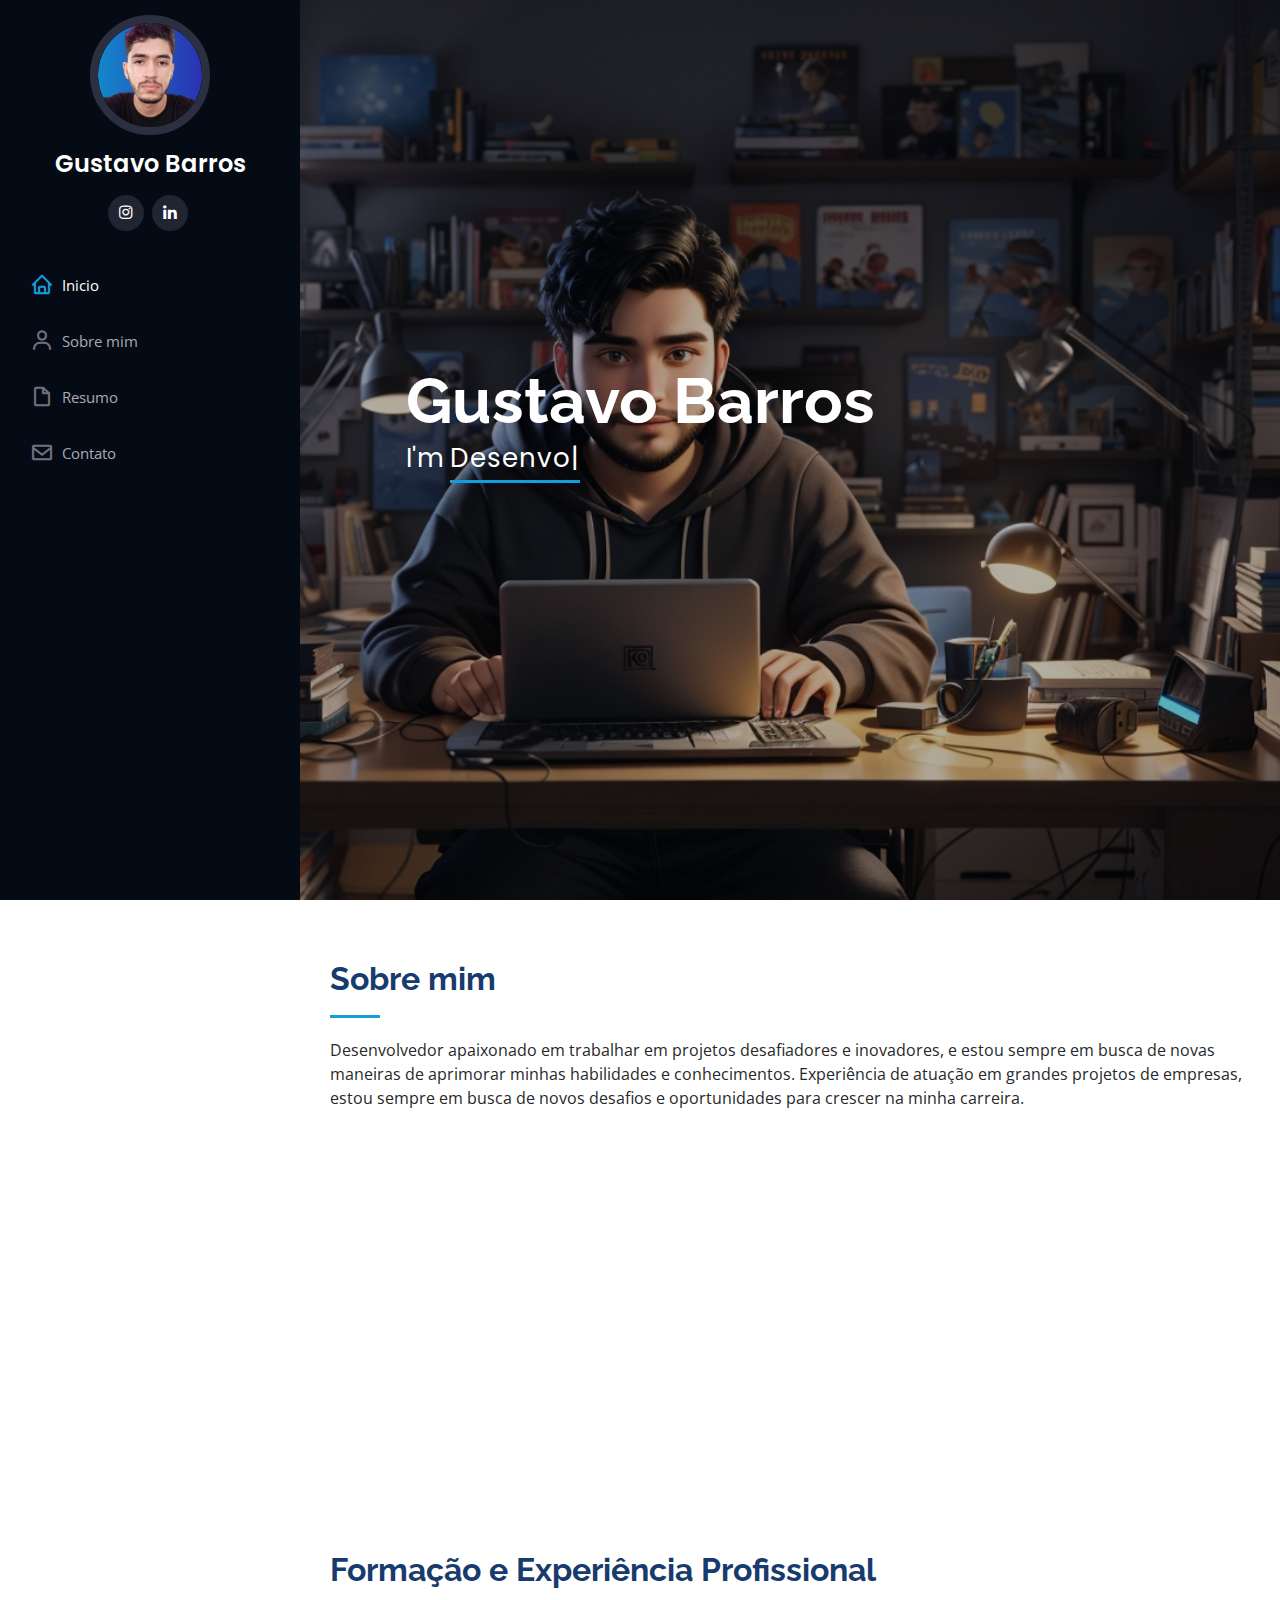
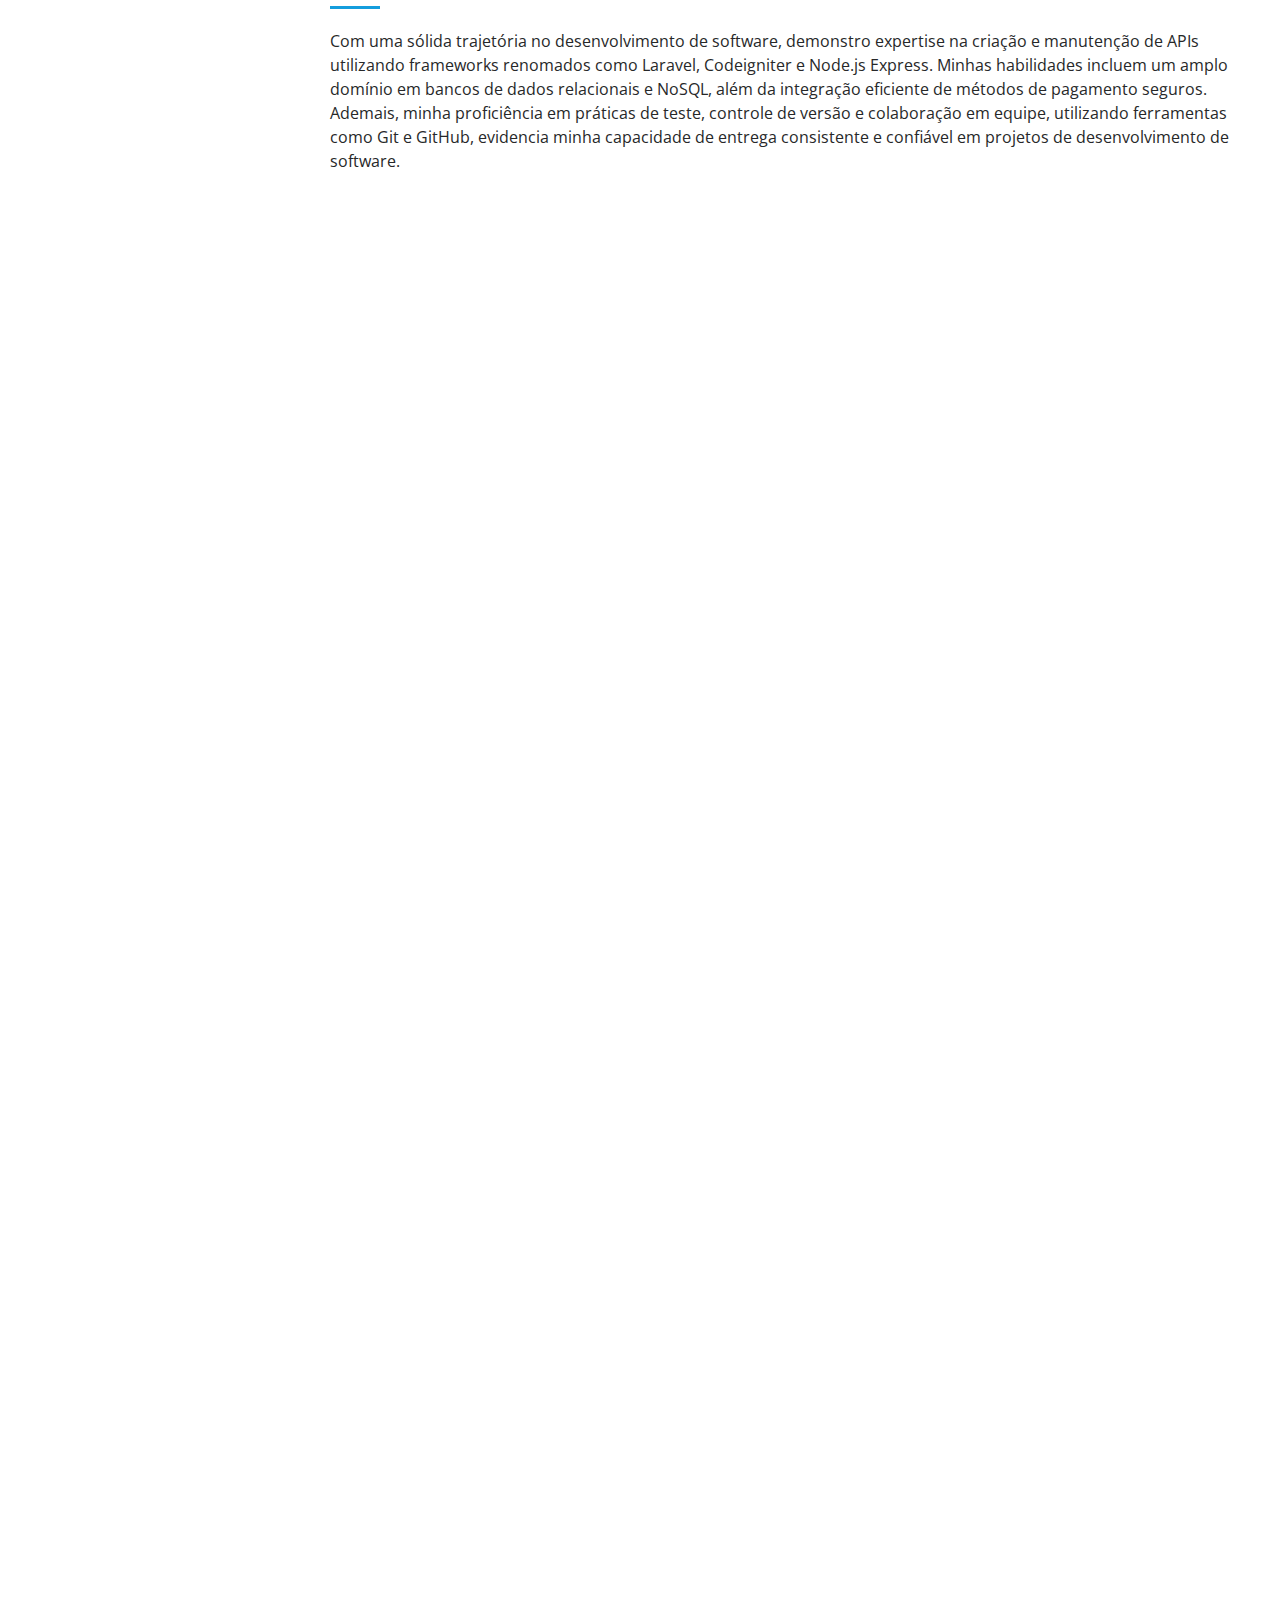
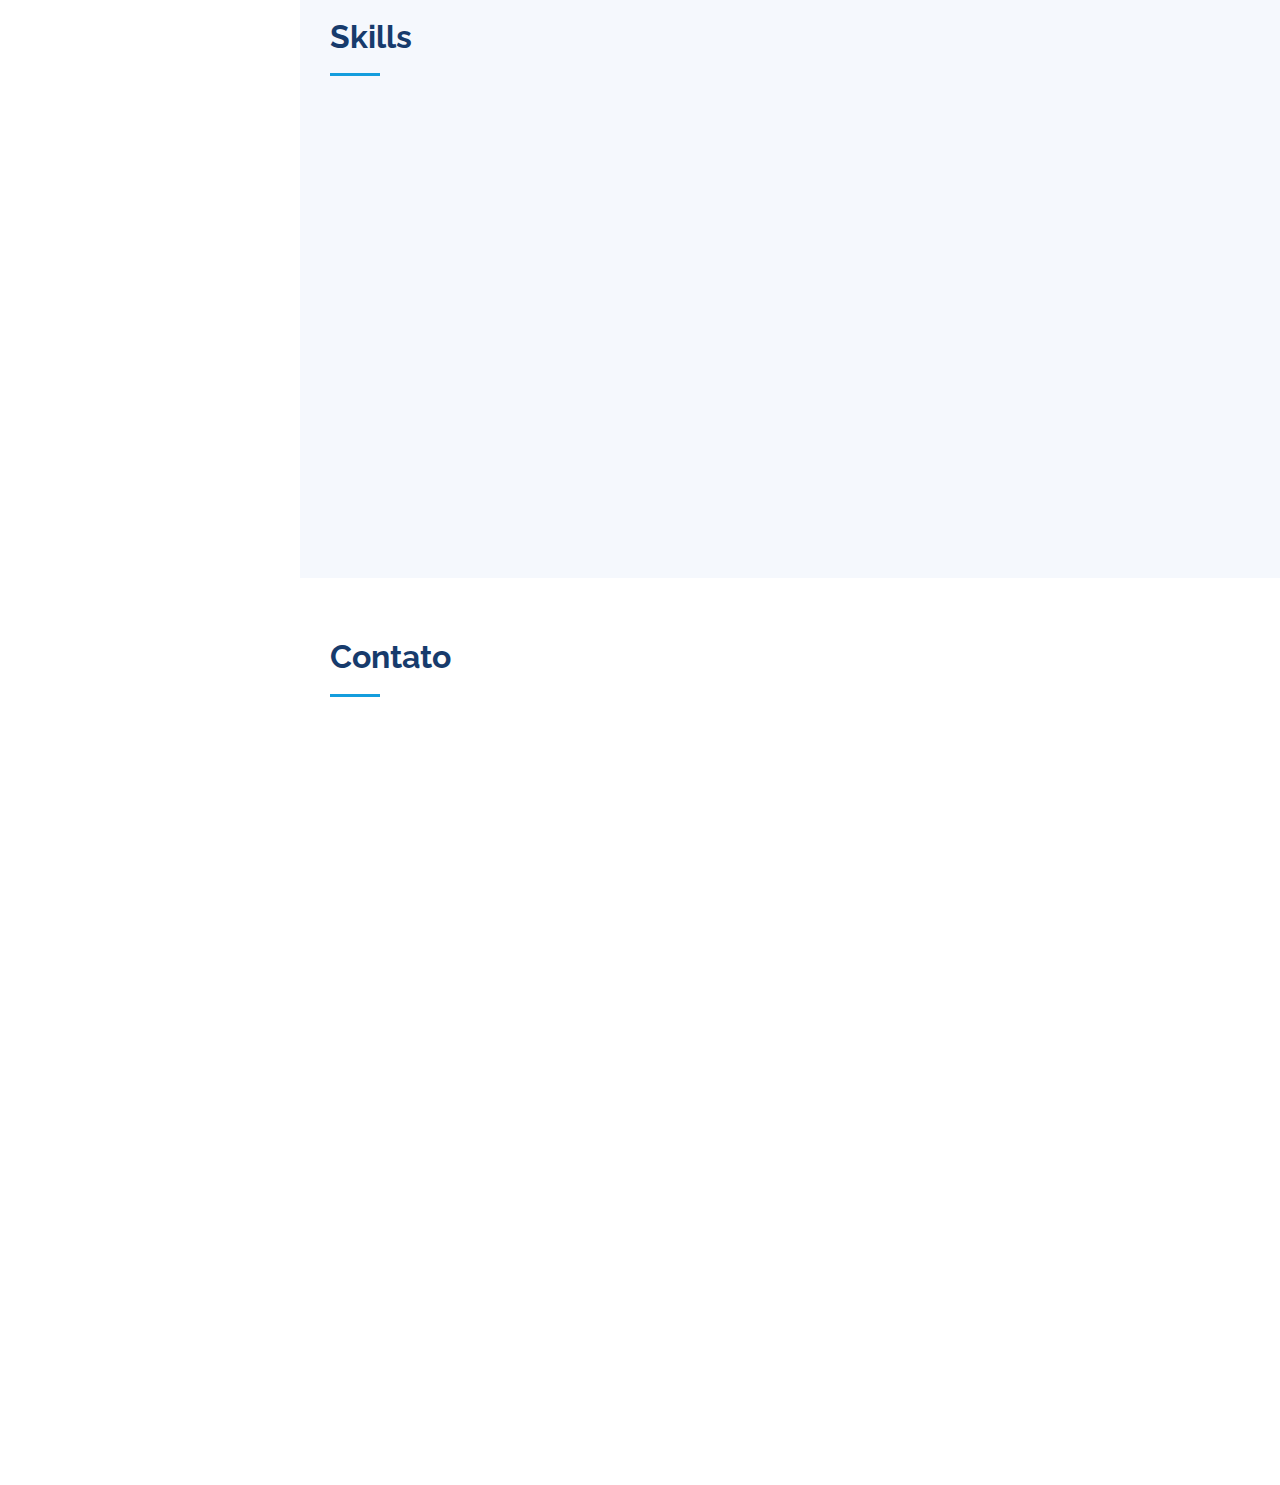
<file: index.html>
<!DOCTYPE html>
<html lang="pt-br">
  <head>
    <meta charset="utf-8" />
    <meta content="width=device-width, initial-scale=1.0" name="viewport" />

    <title>Gustavo Barros - Portfolio</title>
    <meta content="" name="description" />
    <meta content="" name="keywords" />

    <!-- Favicons -->
    <link href="assets/img/favicon.png" rel="icon" />
    <link href="assets/img/apple-touch-icon.png" rel="apple-touch-icon" />

    <!-- Google Fonts -->
    <link
      href="https://fonts.googleapis.com/css?family=Open+Sans:300,300i,400,400i,600,600i,700,700i|Raleway:300,300i,400,400i,500,500i,600,600i,700,700i|Poppins:300,300i,400,400i,500,500i,600,600i,700,700i"
      rel="stylesheet"
    />

    <!-- Vendor CSS Files -->
    <link href="assets/vendor/aos/aos.css" rel="stylesheet" />
    <link
      href="assets/vendor/bootstrap/css/bootstrap.min.css"
      rel="stylesheet"
    />
    <link
      href="assets/vendor/bootstrap-icons/bootstrap-icons.css"
      rel="stylesheet"
    />
    <link href="assets/vendor/boxicons/css/boxicons.min.css" rel="stylesheet" />
    <link
      href="assets/vendor/glightbox/css/glightbox.min.css"
      rel="stylesheet"
    />
    <link href="assets/vendor/swiper/swiper-bundle.min.css" rel="stylesheet" />

    <!-- Template Main CSS File -->
    <link href="assets/css/style.css" rel="stylesheet" />


  </head>

  <body>
    <!-- ======= Mobile nav toggle button ======= -->
    <i class="bi bi-list mobile-nav-toggle d-xl-none"></i>

    <!-- ======= Header ======= -->
    <header id="header">
      <div class="d-flex flex-column">
        <div class="profile">
          <img
            src="assets/img/profile-img.png"
            alt=""
            class="img-fluid rounded-circle"
          />
          <h1 class="text-light"><a href="index.html">Gustavo Barros</a></h1>
          <div class="social-links mt-3 text-center">
            <a
              target="_blank"
              href="https://www.instagram.com/gustttavodev/"
              class="instagram"
              ><i class="bx bxl-instagram"></i
            ></a>
            <a
              target="_blank"
              href="https://www.linkedin.com/in/gustttavodev/"
              class="linkedin"
              ><i class="bx bxl-linkedin"></i
            ></a>
          </div>
        </div>

        <nav id="navbar" class="nav-menu navbar">
          <ul>
            <li>
              <a href="#hero" class="nav-link scrollto active"
                ><i class="bx bx-home"></i> <span>Inicio</span></a
              >
            </li>
            <li>
              <a href="#about" class="nav-link scrollto"
                ><i class="bx bx-user"></i> <span>Sobre mim</span></a
              >
            </li>
            <li>
              <a href="#resume" class="nav-link scrollto"
                ><i class="bx bx-file-blank"></i> <span>Resumo</span></a
              >
            </li>
            <!-- <li>
              <a href="#portfolio" class="nav-link scrollto"
                ><i class="bx bx-book-content"></i> <span>Portfolio</span></a
              >
            </li>
            <li>
              <a href="#services" class="nav-link scrollto"
                ><i class="bx bx-server"></i> <span>Serviços</span></a
              >
            </li> -->
            <li>
              <a href="#contact" class="nav-link scrollto"
                ><i class="bx bx-envelope"></i> <span>Contato</span></a
              >
            </li>
          </ul>
        </nav>
        <!-- .nav-menu -->
      </div>
    </header>
    <!-- End Header -->

    <!-- ======= Hero Section ======= -->
    <section
      id="hero"
      class="d-flex flex-column justify-content-center align-items-center"
    >
      <div class="hero-container" data-aos="fade-in">
        <h1>Gustavo Barros</h1>
        <p>
          I'm
          <span
            class="typed"
            data-typed-items="Desenvolvedor, Freelancer"
          ></span>
        </p>
      </div>
    </section>
    <!-- End Hero -->

    <main id="main">
      <!-- ======= About Section ======= -->
      <section id="about" class="about">
        <div class="container">
          <div class="section-title">
            <h2>Sobre mim</h2>
            <p>
              Desenvolvedor apaixonado em trabalhar em projetos desafiadores e
              inovadores, e estou sempre em busca de novas maneiras de aprimorar
              minhas habilidades e conhecimentos. Experiência de atuação em
              grandes projetos de empresas, estou sempre em busca de novos
              desafios e oportunidades para crescer na minha carreira.
            </p>
          </div>

          <div class="row">
            <div class="col-lg-4" data-aos="fade-right">
              <img
                src="assets/img/profile-pic-q.png"
                class="img-fluid"
                alt=""
              />
            </div>
            <div class="col-lg-8 pt-4 pt-lg-0 content" data-aos="fade-left">
              <h3>Desenvolvedor Backend</h3>
              <p class="fst-italic"></p>
              <div class="row">
                <div class="col-lg-6">
                  <ul>
                    <li>
                      <i class="bi bi-chevron-right"></i>
                      <strong>Aniversário:</strong> <span>11 Fev 1999</span>
                    </li>
                    <!-- <li><i class="bi bi-chevron-right"></i> <strong>Website:</strong> <span>gustttavodev.com.br</span></li> -->
                    <li>
                      <i class="bi bi-chevron-right"></i>
                      <strong>Telefone:</strong> <span>(99) 99113-5745</span>
                    </li>
                    <li>
                      <i class="bi bi-chevron-right"></i>
                      <strong>Localidade:</strong> <span>Imperatriz, MA</span>
                    </li>
                  </ul>
                </div>
                <div class="col-lg-6">
                  <ul>
                    <li>
                      <i class="bi bi-chevron-right"></i>
                      <strong>Idade:</strong> <span>25</span>
                    </li>
                    <!-- <li><i class="bi bi-chevron-right"></i> <strong>Degree:</strong> <span>Master</span></li> -->
                    <li>
                      <i class="bi bi-chevron-right"></i>
                      <strong>Email:</strong>
                      <span>gustttavodev@gmail.com</span>
                    </li>
                    <!-- <li><i class="bi bi-chevron-right"></i> <strong>Freelance:</strong> <span>Available</span></li> -->
                  </ul>
                </div>
              </div>
              <p>
                Se você está procurando um desenvolvedor dedicado, apaixonado e
                altamente qualificado, fique à vontade para entrar em contato
                comigo.
              </p>
            </div>
          </div>
        </div>
      </section>
      <!-- End About Section -->

      <!-- 
    <section id="facts" class="facts">
      <div class="container">

        <div class="section-title">
          <h2>Facts</h2>
          <p>Magnam dolores commodi suscipit. Necessitatibus eius consequatur ex aliquid fuga eum quidem. Sit sint consectetur velit. Quisquam quos quisquam cupiditate. Et nemo qui impedit suscipit alias ea. Quia fugiat sit in iste officiis commodi quidem hic quas.</p>
        </div>

        <div class="row no-gutters">

          <div class="col-lg-3 col-md-6 d-md-flex align-items-md-stretch" data-aos="fade-up">
            <div class="count-box">
              <i class="bi bi-emoji-smile"></i>
              <span data-purecounter-start="0" data-purecounter-end="232" data-purecounter-duration="1" class="purecounter"></span>
              <p><strong>Happy Clients</strong> consequuntur quae</p>
            </div>
          </div>

          <div class="col-lg-3 col-md-6 d-md-flex align-items-md-stretch" data-aos="fade-up" data-aos-delay="100">
            <div class="count-box">
              <i class="bi bi-journal-richtext"></i>
              <span data-purecounter-start="0" data-purecounter-end="521" data-purecounter-duration="1" class="purecounter"></span>
              <p><strong>Projects</strong> adipisci atque cum quia aut</p>
            </div>
          </div>

          <div class="col-lg-3 col-md-6 d-md-flex align-items-md-stretch" data-aos="fade-up" data-aos-delay="200">
            <div class="count-box">
              <i class="bi bi-headset"></i>
              <span data-purecounter-start="0" data-purecounter-end="1453" data-purecounter-duration="1" class="purecounter"></span>
              <p><strong>Hours Of Support</strong> aut commodi quaerat</p>
            </div>
          </div>

          <div class="col-lg-3 col-md-6 d-md-flex align-items-md-stretch" data-aos="fade-up" data-aos-delay="300">
            <div class="count-box">
              <i class="bi bi-people"></i>
              <span data-purecounter-start="0" data-purecounter-end="32" data-purecounter-duration="1" class="purecounter"></span>
              <p><strong>Hard Workers</strong> rerum asperiores dolor</p>
            </div>
          </div>

        </div>

      </div>
    </section>
  
  -->

      <!-- ======= Skills Section ======= -->

      <!-- ======= Resume Section ======= -->
      <section id="resume" class="resume">
        <div class="container">
          <div class="section-title">
            <h2>Formação e Experiência Profissional</h2>
            <p>
              Com uma sólida trajetória no desenvolvimento de software,
              demonstro expertise na criação e manutenção de APIs utilizando
              frameworks renomados como Laravel, Codeigniter e Node.js Express.
              Minhas habilidades incluem um amplo domínio em bancos de dados
              relacionais e NoSQL, além da integração eficiente de métodos de
              pagamento seguros. Ademais, minha proficiência em práticas de
              teste, controle de versão e colaboração em equipe, utilizando
              ferramentas como Git e GitHub, evidencia minha capacidade de
              entrega consistente e confiável em projetos de desenvolvimento de
              software.
            </p>
          </div>

          <div class="row">
            <div class="col-lg-6" data-aos="fade-up">
              <h3 class="resume-title">Formação Educacional</h3>
              <div class="resume-item pb-0">
                <h4>BACHARELADO EM SISTEMAS DE INFORMAÇÃO</h4>
                <h5>Facimp Wyden | 2019 - 2024</h5>
                <p>
                  <em
                    >Ensino superior na área de tecnologia e pesquisa. Graduação
                    presencial no curso de sistemas de informação com
                    aprendizado desde desenvolvimento de sistemas
                    web/mobile/desktop usando Java, Node, JavaScript, C#, C.
                    Modelagem de dados relacional (com Oracle 11 e MySql) e não
                    relacional (MongoDB), arquitetura de computadores,entre
                    outros conhecimentos acadêmicos.</em
                  >
                </p>
                <!-- <ul>
                <li>Portland par 127,Orlando, FL</li>
                <li>(123) 456-7891</li>
                <li>alice.barkley@example.com</li>
              </ul> -->
              </div>

              <!-- <h3 class="resume-title">Education</h3>
            <div class="resume-item">
              <h4>Master of Fine Arts &amp; Graphic Design</h4>
              <h5>2015 - 2016</h5>
              <p><em>Rochester Institute of Technology, Rochester, NY</em></p>
              <p>Qui deserunt veniam. Et sed aliquam labore tempore sed quisquam iusto autem sit. Ea vero voluptatum qui ut dignissimos deleniti nerada porti sand markend</p>
            </div>
            <div class="resume-item">
              <h4>Bachelor of Fine Arts &amp; Graphic Design</h4>
              <h5>2010 - 2014</h5>
              <p><em>Rochester Institute of Technology, Rochester, NY</em></p>
              <p>Quia nobis sequi est occaecati aut. Repudiandae et iusto quae reiciendis et quis Eius vel ratione eius unde vitae rerum voluptates asperiores voluptatem Earum molestiae consequatur neque etlon sader mart dila</p>
            </div> -->
            </div>
            <div class="col-lg-6" data-aos="fade-up" data-aos-delay="100">
              <h3 class="resume-title">Experiência Profissional</h3>
              <div class="resume-item">
                <h4>Desenvolvedor Backend Pleno</h4>
                <h5>2022 - Present</h5>
                <p><em>Bobby Soluções Educativas </em></p>
                <ul>
                  <li>Desenvolvimento e manutenção de API's Laravel.</li>
                  <li>
                    Criação, configuração e implantação eficiente de containers
                    Docker.
                  </li>
                  <li>Aplicação consistente dos princípios SOLID.</li>
                  <li>
                    Utilização do PestPhp para testar e validar features
                    garantindo a estabilidade e confiabilidade do sistema.
                  </li>
                  <li>
                    Competência sólida em SQL para consulta e manipulação eficaz
                    de dados em bancos de dados Postgresql.
                  </li>
                  <li>
                    Utilização eficiente do Git, Bitbucket e GitHub para
                    controle de versão e colaboração em equipe.
                  </li>
                  <li>
                    Criação e implantação de funções serverless com AWS Lambda
                    para escalabilidade sob demanda e eficiência operacional.
                  </li>
                  <li>
                    Utilização das ferramentas de teste de carga locust, K6 para
                    testar e avaliar o desempenho de aplicações desenvolvidas.
                  </li>
                </ul>
              </div>
              <!-- PHP ENTERPRISE -->
              <div class="resume-item">
                <h4>Desenvolvedor Full Stack Junior</h4>
                <h5>2021 - 2023</h5>
                <p><em>PHP ENTERPRISE</em></p>
                <ul>
                  <li>Desenvolvimento e manutenção de API's Laravel.</li>
                  <li>Desenvolvimento e manutenção de API's Codeigniter.</li>
                  <li>
                    Implementação de integrações com métodos de pagamento Juno e
                    Galaxpay, assegurando transações seguras e eficazes.
                  </li>
                  <li>
                    Competência sólida em SQL para consulta e manipulação eficaz
                    de dados em bancos de dados MySQL.
                  </li>
                  <li>
                    Experiência na criação de aplicações móveis eficazes usando
                    React Native.
                  </li>
                  <li>
                    Utilização eficiente do Git, Bitbucket e GitHub para
                    controle de versão e colaboração em equipe.
                  </li>
                </ul>
              </div>

              <!-- VBANK -->
              <div class="resume-item">
                <h4>Desenvolvedor Backend Junior</h4>
                <h5>2021 - 2021</h5>
                <p><em>VBANK</em></p>
                <ul>
                  <li>Criação, implementação e manutenção de API's em PHP.</li>
                  <li>Desenvolvimento e manutenção de APIs Codeigniter.</li>
                  <li>
                    Utilização do Git e GitHub para controle de versão e
                    colaboração eficiente em equipe.
                  </li>
                  <li>
                    Competência sólida em SQL para consulta e manipulação eficaz
                    de dados em bancos de dados MySQL.
                  </li>
                  <li>Manutenção de aplicações AWS.</li>
                  <li>
                    Criação de interfaces usando HTML, CSS, JavaScript e
                    Bootstrap.
                  </li>
                </ul>
              </div>

              <!-- SEGES TECNOLOGIA -->
              <div class="resume-item">
                <h4>Desenvolvedor Full Stack Junior</h4>
                <h5>2020 - 2020</h5>
                <p><em>SEGES TECNOLOGIA</em></p>
                <ul>
                  <li>
                    Desenvolvimento e manutenção de aplicações web robustas com
                    PHP puro e framework Laravel.
                  </li>
                  <li>Desenvolvimento e manutenção de APIs Codeigniter.</li>
                  <li>
                    Utilização do Git e GitHub para controle de versão e
                    colaboração eficiente em equipe.
                  </li>
                  <li>
                    Competência sólida em SQL para consulta e manipulação eficaz
                    de dados em bancos de dados MySQL.
                  </li>
                  <li>Criação de interfaces com o framework AngularJS.</li>
                </ul>
              </div>

              <!-- INBOLSO -->
              <div class="resume-item">
                <h4>Desenvolvedor Full Stack - Estagiário</h4>
                <h5>2020 - 2020</h5>
                <p><em>INBOLSO</em></p>
                <ul>
                  <li>
                    Desenvolvimento e manutenção de aplicações web robustas com
                    framework Laravel.
                  </li>
                  <li>
                    Competência sólida em SQL para consulta e manipulação eficaz
                    de dados em bancos de dados PostgreSQL.
                  </li>
                  <li>Criação de interfaces com o framework Vue.js.</li>
                </ul>
              </div>

              <!-- WYDE PACK SOLUÇÕES -->
              <div class="resume-item">
                <h4>Desenvolvedor Backend - Treinee</h4>
                <h5>2020 - 2020</h5>
                <p><em>WYDE PACK SOLUÇÕES</em></p>
                <ul>
                  <li>
                    Desenvolvimento e manutenção de aplicações web robustas com
                    JavaScript e Node.js Express.
                  </li>
                  <li>Desenvolvimento e manutenção de APIs Codeigniter.</li>
                  <li>
                    Utilização do Git e GitHub para controle de versão e
                    colaboração eficiente em equipe.
                  </li>
                  <li>
                    Competência sólida em SQL para consulta e manipulação eficaz
                    de dados em bancos de dados MySQL.
                  </li>
                  <li>
                    Criação de interfaces de usuário responsivas com Bootstrap,
                    HTML e CSS.
                  </li>
                  <li>
                    Utilização de MongoDB como um banco de dados NoSQL para
                    armazenamento de dados não estruturados ou
                    semi-estruturados.
                  </li>
                </ul>
              </div>
            </div>
          </div>
        </div>
      </section>
      <!-- End Resume Section -->

      <section id="skills" class="skills section-bg">
        <div class="container">
          <div class="section-title">
            <h2>Skills</h2>
            <p>
            </p>
          </div>

          <div class="row skills-content">
         
            <div class="col-lg-6" data-aos="fade-up">
              <h5>Back End</h5>

              <div class="progress">
                <span class="skill">PHP <i class="val">95%</i></span>
                <div class="progress-bar-wrap">
                  <div
                    class="progress-bar"
                    role="progressbar"
                    aria-valuenow="95"
                    aria-valuemin="0"
                    aria-valuemax="100"
                  ></div>
                </div>
              </div>

              <div class="progress">
                <span class="skill">LARAVEL <i class="val">93%</i></span>
                <div class="progress-bar-wrap">
                  <div
                    class="progress-bar"
                    role="progressbar"
                    aria-valuenow="93"
                    aria-valuemin="0"
                    aria-valuemax="100"
                  ></div>
                </div>
              </div>

              <div class="progress">
                <span class="skill">NODEJS <i class="val">80%</i></span>
                <div class="progress-bar-wrap">
                  <div
                    class="progress-bar"
                    role="progressbar"
                    aria-valuenow="80"
                    aria-valuemin="0"
                    aria-valuemax="100"
                  ></div>
                </div>
              </div>

              <div class="progress">
                <span class="skill">AWS <i class="val">59%</i></span>
                <div class="progress-bar-wrap">
                  <div
                    class="progress-bar"
                    role="progressbar"
                    aria-valuenow="59"
                    aria-valuemin="0"
                    aria-valuemax="100"
                  ></div>
                </div>
              </div>

              <div class="progress">
                <span class="skill">DOCKER <i class="val">75%</i></span>
                <div class="progress-bar-wrap">
                  <div
                    class="progress-bar"
                    role="progressbar"
                    aria-valuenow="75"
                    aria-valuemin="0"
                    aria-valuemax="100"
                  ></div>
                </div>
              </div>

              <div class="progress">
                <span class="skill">TESTES AUTOMATIZADOS <i class="val">90%</i></span>
                <div class="progress-bar-wrap">
                  <div
                    class="progress-bar"
                    role="progressbar"
                    aria-valuenow="90"
                    aria-valuemin="0"
                    aria-valuemax="100"
                  ></div>
                </div>
              </div>

            </div>

            <div class="col-lg-6" data-aos="fade-up" data-aos-delay="100">
              <h5>Front End</h5>
              <div class="progress">
                <span class="skill">HTML <i class="val">100%</i></span>
                <div class="progress-bar-wrap">
                  <div
                    class="progress-bar"
                    role="progressbar"
                    aria-valuenow="100"
                    aria-valuemin="0"
                    aria-valuemax="100"
                  ></div>
                </div>
              </div>

              <div class="progress">
                <span class="skill">CSS <i class="val">43%</i></span>
                <div class="progress-bar-wrap">
                  <div
                    class="progress-bar"
                    role="progressbar"
                    aria-valuenow="43"
                    aria-valuemin="0"
                    aria-valuemax="100"
                  ></div>
                </div>
              </div>

              <div class="progress">
                <span class="skill">BOOTSTRAP <i class="val">75%</i></span>
                <div class="progress-bar-wrap">
                  <div
                    class="progress-bar"
                    role="progressbar"
                    aria-valuenow="75"
                    aria-valuemin="0"
                    aria-valuemax="100"
                  ></div>
                </div>
              </div>

              <div class="progress">
                <span class="skill">VUEJS <i class="val">67%</i></span>
                <div class="progress-bar-wrap">
                  <div
                    class="progress-bar"
                    role="progressbar"
                    aria-valuenow="67"
                    aria-valuemin="0"
                    aria-valuemax="100"
                  ></div>
                </div>
              </div>

              <div class="progress">
                <span class="skill">TAILWIND <i class="val">60%</i></span>
                <div class="progress-bar-wrap">
                  <div
                    class="progress-bar"
                    role="progressbar"
                    aria-valuenow="60"
                    aria-valuemin="0"
                    aria-valuemax="100"
                  ></div>
                </div>
              </div>

            </div>
          </div>
        </div>
      </section>
      <!-- End Skills Section -->

      <!-- ======= Portfolio Section ======= -->
      <!-- <section id="portfolio" class="portfolio section-bg">
        <div class="container">
          <div class="section-title">
            <h2>Portfolio</h2>
            <p>
              Magnam dolores commodi suscipit. Necessitatibus eius consequatur
              ex aliquid fuga eum quidem. Sit sint consectetur velit. Quisquam
              quos quisquam cupiditate. Et nemo qui impedit suscipit alias ea.
              Quia fugiat sit in iste officiis commodi quidem hic quas.
            </p>
          </div>

          <div class="row" data-aos="fade-up">
            <div class="col-lg-12 d-flex justify-content-center">
              <ul id="portfolio-flters">
                <li data-filter="*" class="filter-active">All</li>
                <li data-filter=".filter-app">App</li>
                <li data-filter=".filter-card">Card</li>
                <li data-filter=".filter-web">Web</li>
              </ul>
            </div>
          </div>

          <div
            class="row portfolio-container"
            data-aos="fade-up"
            data-aos-delay="100"
          >
            <div class="col-lg-4 col-md-6 portfolio-item filter-app">
              <div class="portfolio-wrap">
                <img
                  src="assets/img/portfolio/portfolio-1.jpg"
                  class="img-fluid"
                  alt=""
                />
                <div class="portfolio-links">
                  <a
                    href="assets/img/portfolio/portfolio-1.jpg"
                    data-gallery="portfolioGallery"
                    class="portfolio-lightbox"
                    title="App 1"
                    ><i class="bx bx-plus"></i
                  ></a>
                  <a href="portfolio-details.html" title="More Details"
                    ><i class="bx bx-link"></i
                  ></a>
                </div>
              </div>
            </div>

            <div class="col-lg-4 col-md-6 portfolio-item filter-web">
              <div class="portfolio-wrap">
                <img
                  src="assets/img/portfolio/portfolio-2.jpg"
                  class="img-fluid"
                  alt=""
                />
                <div class="portfolio-links">
                  <a
                    href="assets/img/portfolio/portfolio-2.jpg"
                    data-gallery="portfolioGallery"
                    class="portfolio-lightbox"
                    title="Web 3"
                    ><i class="bx bx-plus"></i
                  ></a>
                  <a href="portfolio-details.html" title="More Details"
                    ><i class="bx bx-link"></i
                  ></a>
                </div>
              </div>
            </div>

            <div class="col-lg-4 col-md-6 portfolio-item filter-app">
              <div class="portfolio-wrap">
                <img
                  src="assets/img/portfolio/portfolio-3.jpg"
                  class="img-fluid"
                  alt=""
                />
                <div class="portfolio-links">
                  <a
                    href="assets/img/portfolio/portfolio-3.jpg"
                    data-gallery="portfolioGallery"
                    class="portfolio-lightbox"
                    title="App 2"
                    ><i class="bx bx-plus"></i
                  ></a>
                  <a href="portfolio-details.html" title="More Details"
                    ><i class="bx bx-link"></i
                  ></a>
                </div>
              </div>
            </div>

            <div class="col-lg-4 col-md-6 portfolio-item filter-card">
              <div class="portfolio-wrap">
                <img
                  src="assets/img/portfolio/portfolio-4.jpg"
                  class="img-fluid"
                  alt=""
                />
                <div class="portfolio-links">
                  <a
                    href="assets/img/portfolio/portfolio-4.jpg"
                    data-gallery="portfolioGallery"
                    class="portfolio-lightbox"
                    title="Card 2"
                    ><i class="bx bx-plus"></i
                  ></a>
                  <a href="portfolio-details.html" title="More Details"
                    ><i class="bx bx-link"></i
                  ></a>
                </div>
              </div>
            </div>

            <div class="col-lg-4 col-md-6 portfolio-item filter-web">
              <div class="portfolio-wrap">
                <img
                  src="assets/img/portfolio/portfolio-5.jpg"
                  class="img-fluid"
                  alt=""
                />
                <div class="portfolio-links">
                  <a
                    href="assets/img/portfolio/portfolio-5.jpg"
                    data-gallery="portfolioGallery"
                    class="portfolio-lightbox"
                    title="Web 2"
                    ><i class="bx bx-plus"></i
                  ></a>
                  <a href="portfolio-details.html" title="More Details"
                    ><i class="bx bx-link"></i
                  ></a>
                </div>
              </div>
            </div>

            <div class="col-lg-4 col-md-6 portfolio-item filter-app">
              <div class="portfolio-wrap">
                <img
                  src="assets/img/portfolio/portfolio-6.jpg"
                  class="img-fluid"
                  alt=""
                />
                <div class="portfolio-links">
                  <a
                    href="assets/img/portfolio/portfolio-6.jpg"
                    data-gallery="portfolioGallery"
                    class="portfolio-lightbox"
                    title="App 3"
                    ><i class="bx bx-plus"></i
                  ></a>
                  <a href="portfolio-details.html" title="More Details"
                    ><i class="bx bx-link"></i
                  ></a>
                </div>
              </div>
            </div>

            <div class="col-lg-4 col-md-6 portfolio-item filter-card">
              <div class="portfolio-wrap">
                <img
                  src="assets/img/portfolio/portfolio-7.jpg"
                  class="img-fluid"
                  alt=""
                />
                <div class="portfolio-links">
                  <a
                    href="assets/img/portfolio/portfolio-7.jpg"
                    data-gallery="portfolioGallery"
                    class="portfolio-lightbox"
                    title="Card 1"
                    ><i class="bx bx-plus"></i
                  ></a>
                  <a href="portfolio-details.html" title="More Details"
                    ><i class="bx bx-link"></i
                  ></a>
                </div>
              </div>
            </div>

            <div class="col-lg-4 col-md-6 portfolio-item filter-card">
              <div class="portfolio-wrap">
                <img
                  src="assets/img/portfolio/portfolio-8.jpg"
                  class="img-fluid"
                  alt=""
                />
                <div class="portfolio-links">
                  <a
                    href="assets/img/portfolio/portfolio-8.jpg"
                    data-gallery="portfolioGallery"
                    class="portfolio-lightbox"
                    title="Card 3"
                    ><i class="bx bx-plus"></i
                  ></a>
                  <a href="portfolio-details.html" title="More Details"
                    ><i class="bx bx-link"></i
                  ></a>
                </div>
              </div>
            </div>

            <div class="col-lg-4 col-md-6 portfolio-item filter-web">
              <div class="portfolio-wrap">
                <img
                  src="assets/img/portfolio/portfolio-9.jpg"
                  class="img-fluid"
                  alt=""
                />
                <div class="portfolio-links">
                  <a
                    href="assets/img/portfolio/portfolio-9.jpg"
                    data-gallery="portfolioGallery"
                    class="portfolio-lightbox"
                    title="Web 3"
                    ><i class="bx bx-plus"></i
                  ></a>
                  <a href="portfolio-details.html" title="More Details"
                    ><i class="bx bx-link"></i
                  ></a>
                </div>
              </div>
            </div>
          </div>
        </div>
      </section> -->
      <!-- End Portfolio Section -->

      <!-- ======= Services Section ======= -->
      <!-- <section id="services" class="services">
        <div class="container">
          <div class="section-title">
            <h2>Services</h2>
            <p>
              Magnam dolores commodi suscipit. Necessitatibus eius consequatur
              ex aliquid fuga eum quidem. Sit sint consectetur velit. Quisquam
              quos quisquam cupiditate. Et nemo qui impedit suscipit alias ea.
              Quia fugiat sit in iste officiis commodi quidem hic quas.
            </p>
          </div>

          <div class="row">
            <div class="col-lg-4 col-md-6 icon-box" data-aos="fade-up">
              <div class="icon"><i class="bi bi-briefcase"></i></div>
              <h4 class="title"><a href="">Lorem Ipsum</a></h4>
              <p class="description">
                Voluptatum deleniti atque corrupti quos dolores et quas
                molestias excepturi sint occaecati cupiditate non provident
              </p>
            </div>
            <div
              class="col-lg-4 col-md-6 icon-box"
              data-aos="fade-up"
              data-aos-delay="100"
            >
              <div class="icon"><i class="bi bi-card-checklist"></i></div>
              <h4 class="title"><a href="">Dolor Sitema</a></h4>
              <p class="description">
                Minim veniam, quis nostrud exercitation ullamco laboris nisi ut
                aliquip ex ea commodo consequat tarad limino ata
              </p>
            </div>
            <div
              class="col-lg-4 col-md-6 icon-box"
              data-aos="fade-up"
              data-aos-delay="200"
            >
              <div class="icon"><i class="bi bi-bar-chart"></i></div>
              <h4 class="title"><a href="">Sed ut perspiciatis</a></h4>
              <p class="description">
                Duis aute irure dolor in reprehenderit in voluptate velit esse
                cillum dolore eu fugiat nulla pariatur
              </p>
            </div>
            <div
              class="col-lg-4 col-md-6 icon-box"
              data-aos="fade-up"
              data-aos-delay="300"
            >
              <div class="icon"><i class="bi bi-binoculars"></i></div>
              <h4 class="title"><a href="">Magni Dolores</a></h4>
              <p class="description">
                Excepteur sint occaecat cupidatat non proident, sunt in culpa
                qui officia deserunt mollit anim id est laborum
              </p>
            </div>
            <div
              class="col-lg-4 col-md-6 icon-box"
              data-aos="fade-up"
              data-aos-delay="400"
            >
              <div class="icon"><i class="bi bi-brightness-high"></i></div>
              <h4 class="title"><a href="">Nemo Enim</a></h4>
              <p class="description">
                At vero eos et accusamus et iusto odio dignissimos ducimus qui
                blanditiis praesentium voluptatum deleniti atque
              </p>
            </div>
            <div
              class="col-lg-4 col-md-6 icon-box"
              data-aos="fade-up"
              data-aos-delay="500"
            >
              <div class="icon"><i class="bi bi-calendar4-week"></i></div>
              <h4 class="title"><a href="">Eiusmod Tempor</a></h4>
              <p class="description">
                Et harum quidem rerum facilis est et expedita distinctio. Nam
                libero tempore, cum soluta nobis est eligendi
              </p>
            </div>
          </div>
        </div>
      </section> -->
      <!-- End Services Section -->


      <!-- <section id="testimonials" class="testimonials section-bg">
        <div class="container">
          <div class="section-title">
            <h2>Testimonials</h2>
            <p>
              Magnam dolores commodi suscipit. Necessitatibus eius consequatur
              ex aliquid fuga eum quidem. Sit sint consectetur velit. Quisquam
              quos quisquam cupiditate. Et nemo qui impedit suscipit alias ea.
              Quia fugiat sit in iste officiis commodi quidem hic quas.
            </p>
          </div>

          <div
            class="testimonials-slider swiper"
            data-aos="fade-up"
            data-aos-delay="100"
          >
            <div class="swiper-wrapper">
              <div class="swiper-slide">
                <div class="testimonial-item" data-aos="fade-up">
                  <p>
                    <i class="bx bxs-quote-alt-left quote-icon-left"></i>
                    Proin iaculis purus consequat sem cure digni ssim donec
                    porttitora entum suscipit rhoncus. Accusantium quam,
                    ultricies eget id, aliquam eget nibh et. Maecen aliquam,
                    risus at semper.
                    <i class="bx bxs-quote-alt-right quote-icon-right"></i>
                  </p>
                  <img
                    src="assets/img/testimonials/testimonials-1.jpg"
                    class="testimonial-img"
                    alt=""
                  />
                  <h3>Saul Goodman</h3>
                  <h4>Ceo &amp; Founder</h4>
                </div>
              </div>
  

              <div class="swiper-slide">
                <div
                  class="testimonial-item"
                  data-aos="fade-up"
                  data-aos-delay="100"
                >
                  <p>
                    <i class="bx bxs-quote-alt-left quote-icon-left"></i>
                    Export tempor illum tamen malis malis eram quae irure esse
                    labore quem cillum quid cillum eram malis quorum velit fore
                    eram velit sunt aliqua noster fugiat irure amet legam anim
                    culpa.
                    <i class="bx bxs-quote-alt-right quote-icon-right"></i>
                  </p>
                  <img
                    src="assets/img/testimonials/testimonials-2.jpg"
                    class="testimonial-img"
                    alt=""
                  />
                  <h3>Sara Wilsson</h3>
                  <h4>Designer</h4>
                </div>
              </div>
     
              <div class="swiper-slide">
                <div
                  class="testimonial-item"
                  data-aos="fade-up"
                  data-aos-delay="200"
                >
                  <p>
                    <i class="bx bxs-quote-alt-left quote-icon-left"></i>
                    Enim nisi quem export duis labore cillum quae magna enim
                    sint quorum nulla quem veniam duis minim tempor labore quem
                    eram duis noster aute amet eram fore quis sint minim.
                    <i class="bx bxs-quote-alt-right quote-icon-right"></i>
                  </p>
                  <img
                    src="assets/img/testimonials/testimonials-3.jpg"
                    class="testimonial-img"
                    alt=""
                  />
                  <h3>Jena Karlis</h3>
                  <h4>Store Owner</h4>
                </div>
              </div>
   

              <div class="swiper-slide">
                <div
                  class="testimonial-item"
                  data-aos="fade-up"
                  data-aos-delay="300"
                >
                  <p>
                    <i class="bx bxs-quote-alt-left quote-icon-left"></i>
                    Fugiat enim eram quae cillum dolore dolor amet nulla culpa
                    multos export minim fugiat minim velit minim dolor enim duis
                    veniam ipsum anim magna sunt elit fore quem dolore labore
                    illum veniam.
                    <i class="bx bxs-quote-alt-right quote-icon-right"></i>
                  </p>
                  <img
                    src="assets/img/testimonials/testimonials-4.jpg"
                    class="testimonial-img"
                    alt=""
                  />
                  <h3>Matt Brandon</h3>
                  <h4>Freelancer</h4>
                </div>
              </div>

              <div class="swiper-slide">
                <div
                  class="testimonial-item"
                  data-aos="fade-up"
                  data-aos-delay="400"
                >
                  <p>
                    <i class="bx bxs-quote-alt-left quote-icon-left"></i>
                    Quis quorum aliqua sint quem legam fore sunt eram irure
                    aliqua veniam tempor noster veniam enim culpa labore duis
                    sunt culpa nulla illum cillum fugiat legam esse veniam culpa
                    fore nisi cillum quid.
                    <i class="bx bxs-quote-alt-right quote-icon-right"></i>
                  </p>
                  <img
                    src="assets/img/testimonials/testimonials-5.jpg"
                    class="testimonial-img"
                    alt=""
                  />
                  <h3>John Larson</h3>
                  <h4>Entrepreneur</h4>
                </div>
              </div>
  
            </div>
            <div class="swiper-pagination"></div>
          </div>
        </div>
      </section> -->


      <!-- ======= Contact Section ======= -->
      <section id="contact" class="contact">
        <div class="container">
          <div class="section-title">
            <h2>Contato</h2>
            <p>
            
            </p>
          </div>

          <div class="row" data-aos="fade-in">
            <div class="col-lg-5 d-flex align-items-stretch">
              <div class="info">
                <div class="address">
                  <i class="bi bi-geo-alt"></i>
                  <h4>Localização:</h4>
                  <p>Imperatriz, MA</p>
                </div>

                <div class="email">
                  <i class="bi bi-envelope"></i>
                  <h4>Email:</h4>
                  <p>gustttavodev@gmail.com</p>
                </div>

                <div class="phone">
                  <i class="bi bi-phone"></i>
                  <h4>Celular:</h4>
                  <p>+55 99 99113 5745</p>
                </div>

                <iframe
                src="https://www.google.com/maps/embed?pb=!1m18!1m12!1m3!1d3981.8679620678236!2d-47.7810313!3d-5.3872606!2m3!1f0!2f0!3f0!3m2!1i1024!2i768!4f13.1!3m3!1m2!1s0x92c55f072652b077%3A0xa190c707eca752d0!2sImperatriz%2C%20MA!5e0!3m2!1sen!2sbr!4v1649126625943!5m2!1sen!2sbr"
                  frameborder="0"
                  style="border: 0; width: 100%; height: 290px"
                  allowfullscreen
                ></iframe>
              </div>
            </div>

            <div class="col-lg-7 mt-5 mt-lg-0 d-flex align-items-stretch">
              <form
                action="forms/contact.php"
                method="post"
                role="form"
                class="php-email-form"
              >
                <div class="row">
                  <div class="form-group col-md-6">
                    <label for="name">Seu Nome</label>
                    <input
                      type="text"
                      name="name"
                      class="form-control"
                      id="name"
                      required
                    />
                  </div>
                  <div class="form-group col-md-6">
                    <label for="name">Seu Email</label>
                    <input
                      type="email"
                      class="form-control"
                      name="email"
                      id="email"
                      required
                    />
                  </div>
                </div>
                <div class="form-group">
                  <label for="name">Assunto</label>
                  <input
                    type="text"
                    class="form-control"
                    name="subject"
                    id="subject"
                    required
                  />
                </div>
                <div class="form-group">
                  <label for="name">Mensagem</label>
                  <textarea
                    class="form-control"
                    name="message"
                    rows="10"
                    required
                  ></textarea>
                </div>
                <div class="my-3">
                  <div class="loading">Loading</div>
                  <div class="error-message"></div>
                  <div class="sent-message">
                    Sua mensagem foi enviada. Obrigado!
                  </div>
                </div>
                <div class="text-center">
                  <button type="submit">Enviar Mensagem</button>
                </div>
              </form>
            </div>
          </div>
        </div>
      </section>
      <!-- End Contact Section -->
    </main>
    <!-- End #main -->


    <!-- <footer id="footer">
      <div class="container">
        <div class="copyright">
          &copy; Copyright <strong><span>iPortfolio</span></strong>
        </div>
        <div class="credits">
         
          Designed by <a href="https://bootstrapmade.com/">BootstrapMade</a>
        </div>
      </div>
    </footer>


    <a
      href="#"
      class="back-to-top d-flex align-items-center justify-content-center"
      ><i class="bi bi-arrow-up-short"></i
    ></a> -->

    <!-- Vendor JS Files -->
    <script src="assets/vendor/purecounter/purecounter_vanilla.js"></script>
    <script src="assets/vendor/aos/aos.js"></script>
    <script src="assets/vendor/bootstrap/js/bootstrap.bundle.min.js"></script>
    <script src="assets/vendor/glightbox/js/glightbox.min.js"></script>
    <script src="assets/vendor/isotope-layout/isotope.pkgd.min.js"></script>
    <script src="assets/vendor/swiper/swiper-bundle.min.js"></script>
    <script src="assets/vendor/typed.js/typed.umd.js"></script>
    <script src="assets/vendor/waypoints/noframework.waypoints.js"></script>
    <script src="assets/vendor/php-email-form/validate.js"></script>

    <!-- Template Main JS File -->
    <script src="assets/js/main.js"></script>
  </body>
</html>
</file>
<file: assets/css/style.css>
/**
* Template Name: iPortfolio
* Template URL: https://bootstrapmade.com/iportfolio-bootstrap-portfolio-websites-template/
* Updated: Mar 17 2024 with Bootstrap v5.3.3
* Author: BootstrapMade.com
* License: https://bootstrapmade.com/license/
*/

/*--------------------------------------------------------------
# General
--------------------------------------------------------------*/
body {
  font-family: "Open Sans", sans-serif;
  color: #272829;
}

a {
  color: #149ddd;
  text-decoration: none;
}

a:hover {
  color: #37b3ed;
  text-decoration: none;
}

h1,
h2,
h3,
h4,
h5,
h6 {
  font-family: "Raleway", sans-serif;
}

/*--------------------------------------------------------------
# Back to top button
--------------------------------------------------------------*/
.back-to-top {
  position: fixed;
  visibility: hidden;
  opacity: 0;
  right: 15px;
  bottom: 15px;
  z-index: 996;
  background: #149ddd;
  width: 40px;
  height: 40px;
  border-radius: 50px;
  transition: all 0.4s;
}

.back-to-top i {
  font-size: 28px;
  color: #fff;
  line-height: 0;
}

.back-to-top:hover {
  background: #2eafec;
  color: #fff;
}

.back-to-top.active {
  visibility: visible;
  opacity: 1;
}

/*--------------------------------------------------------------
# Header
--------------------------------------------------------------*/
#header {
  position: fixed;
  top: 0;
  left: 0;
  bottom: 0;
  width: 300px;
  transition: all ease-in-out 0.5s;
  z-index: 9997;
  transition: all 0.5s;
  padding: 0 15px;
  background: #040b14;
  overflow-y: auto;
}

#header .profile img {
  margin: 15px auto;
  display: block;
  width: 120px;
  border: 8px solid #2c2f3f;
}

#header .profile h1 {
  font-size: 24px;
  margin: 0;
  padding: 0;
  font-weight: 600;
  -moz-text-align-last: center;
  text-align-last: center;
  font-family: "Poppins", sans-serif;
}

#header .profile h1 a,
#header .profile h1 a:hover {
  color: #fff;
  text-decoration: none;
}

#header .profile .social-links a {
  font-size: 18px;
  display: inline-block;
  background: #212431;
  color: #fff;
  line-height: 1;
  padding: 8px 0;
  margin-right: 4px;
  border-radius: 50%;
  text-align: center;
  width: 36px;
  height: 36px;
  transition: 0.3s;
}

#header .profile .social-links a:hover {
  background: #149ddd;
  color: #fff;
  text-decoration: none;
}

#main {
  margin-left: 300px;
}

.container,
.container-fluid {
  padding-left: 30px;
  padding-right: 30px;
}

@media (max-width: 1199px) {
  #header {
    left: -300px;
  }

  #main {
    margin-left: 0;
  }

  .container,
  .container-fluid {
    padding-left: 12px;
    padding-right: 12px;
  }
}

/*--------------------------------------------------------------
# Navigation Menu
--------------------------------------------------------------*/
/* Desktop Navigation */
.nav-menu {
  padding: 30px 0 0 0;
}

.nav-menu * {
  margin: 0;
  padding: 0;
  list-style: none;
}

.nav-menu>ul>li {
  position: relative;
  white-space: nowrap;
}

.nav-menu a,
.nav-menu a:focus {
  display: flex;
  align-items: center;
  color: #a8a9b4;
  padding: 12px 15px;
  margin-bottom: 8px;
  transition: 0.3s;
  font-size: 15px;
}

.nav-menu a i,
.nav-menu a:focus i {
  font-size: 24px;
  padding-right: 8px;
  color: #6f7180;
}

.nav-menu a:hover,
.nav-menu .active,
.nav-menu .active:focus,
.nav-menu li:hover>a {
  text-decoration: none;
  color: #fff;
}

.nav-menu a:hover i,
.nav-menu .active i,
.nav-menu .active:focus i,
.nav-menu li:hover>a i {
  color: #149ddd;
}

/* Mobile Navigation */
.mobile-nav-toggle {
  position: fixed;
  right: 15px;
  top: 15px;
  z-index: 9998;
  border: 0;
  font-size: 24px;
  transition: all 0.4s;
  outline: none !important;
  background-color: #149ddd;
  color: #fff;
  width: 40px;
  height: 40px;
  display: inline-flex;
  align-items: center;
  justify-content: center;
  line-height: 0;
  border-radius: 50px;
  cursor: pointer;
}

.mobile-nav-active {
  overflow: hidden;
}

.mobile-nav-active #header {
  left: 0;
}

/*--------------------------------------------------------------
# Hero Section
--------------------------------------------------------------*/
#hero {
  width: 100%;
  height: 100vh;
  background: url("../img/AI05.jpg") top center;
  background-size: cover;
}

#hero:before {
  content: "";
  background: rgba(5, 13, 24, 0.3);
  position: absolute;
  bottom: 0;
  top: 0;
  left: 0;
  right: 0;
  z-index: 1;
}

#hero .hero-container {
  position: relative;
  z-index: 2;
  min-width: 300px;
}

#hero h1 {
  margin: 0 0 10px 0;
  font-size: 64px;
  font-weight: 700;
  line-height: 56px;
  color: #fff;
}

#hero p {
  color: #fff;
  margin-bottom: 50px;
  font-size: 26px;
  font-family: "Poppins", sans-serif;
}

#hero p span {
  color: #fff;
  padding-bottom: 4px;
  letter-spacing: 1px;
  border-bottom: 3px solid #149ddd;
}

@media (min-width: 1024px) {
  #hero {
    background-attachment: fixed;
  }
}

@media (max-width: 768px) {
  #hero h1 {
    font-size: 28px;
    line-height: 36px;
  }

  #hero h2 {
    font-size: 18px;
    line-height: 24px;
    margin-bottom: 30px;
  }
}

/*--------------------------------------------------------------
# Sections General
--------------------------------------------------------------*/
section {
  padding: 60px 0;
  overflow: hidden;
}

.section-bg {
  background: #f5f8fd;
}

.section-title {
  padding-bottom: 30px;
}

.section-title h2 {
  font-size: 32px;
  font-weight: bold;
  margin-bottom: 20px;
  padding-bottom: 20px;
  position: relative;
  color: #173b6c;
}

.section-title h2::after {
  content: "";
  position: absolute;
  display: block;
  width: 50px;
  height: 3px;
  background: #149ddd;
  bottom: 0;
  left: 0;
}

.section-title p {
  margin-bottom: 0;
}

/*--------------------------------------------------------------
# About
--------------------------------------------------------------*/
.about .content h3 {
  font-weight: 700;
  font-size: 26px;
  color: #173b6c;
}

.about .content ul {
  list-style: none;
  padding: 0;
}

.about .content ul li {
  margin-bottom: 20px;
  display: flex;
  align-items: center;
}

.about .content ul strong {
  margin-right: 10px;
}

.about .content ul i {
  font-size: 16px;
  margin-right: 5px;
  color: #149ddd;
  line-height: 0;
}

.about .content p:last-child {
  margin-bottom: 0;
}

/*--------------------------------------------------------------
# Facts
--------------------------------------------------------------*/
.facts {
  padding-bottom: 30px;
}

.facts .count-box {
  padding: 30px;
  width: 100%;
}

.facts .count-box i {
  display: block;
  font-size: 44px;
  color: #149ddd;
  float: left;
  line-height: 0;
}

.facts .count-box span {
  font-size: 48px;
  line-height: 40px;
  display: block;
  font-weight: 700;
  color: #050d18;
  margin-left: 60px;
}

.facts .count-box p {
  padding: 15px 0 0 0;
  margin: 0 0 0 60px;
  font-family: "Raleway", sans-serif;
  font-size: 14px;
  color: #122f57;
}

.facts .count-box a {
  font-weight: 600;
  display: block;
  margin-top: 20px;
  color: #122f57;
  font-size: 15px;
  font-family: "Poppins", sans-serif;
  transition: ease-in-out 0.3s;
}

.facts .count-box a:hover {
  color: #1f5297;
}

/*--------------------------------------------------------------
# Akills
--------------------------------------------------------------*/
.skills .progress {
  height: 60px;
  display: block;
  background: none;
  border-radius: 0;
}

.skills .progress .skill {
  padding: 0;
  margin: 0 0 6px 0;
  text-transform: uppercase;
  display: block;
  font-weight: 600;
  font-family: "Poppins", sans-serif;
  color: #050d18;
}

.skills .progress .skill .val {
  float: right;
  font-style: normal;
}

.skills .progress-bar-wrap {
  background: #dce8f8;
  height: 10px;
}

.skills .progress-bar {
  width: 1px;
  height: 10px;
  transition: 0.9s;
  background-color: #149ddd;
}

/*--------------------------------------------------------------
# Resume
--------------------------------------------------------------*/
.resume .resume-title {
  font-size: 26px;
  font-weight: 700;
  margin-top: 20px;
  margin-bottom: 20px;
  color: #050d18;
}

.resume .resume-item {
  padding: 0 0 20px 20px;
  margin-top: -2px;
  border-left: 2px solid #1f5297;
  position: relative;
}

.resume .resume-item h4 {
  line-height: 18px;
  font-size: 18px;
  font-weight: 600;
  text-transform: uppercase;
  font-family: "Poppins", sans-serif;
  color: #050d18;
  margin-bottom: 10px;
}

.resume .resume-item h5 {
  font-size: 16px;
  background: #e4edf9;
  padding: 5px 15px;
  display: inline-block;
  font-weight: 600;
  margin-bottom: 10px;
}

.resume .resume-item ul {
  padding-left: 20px;
}

.resume .resume-item ul li {
  padding-bottom: 10px;
}

.resume .resume-item:last-child {
  padding-bottom: 0;
}

.resume .resume-item::before {
  content: "";
  position: absolute;
  width: 16px;
  height: 16px;
  border-radius: 50px;
  left: -9px;
  top: 0;
  background: #fff;
  border: 2px solid #1f5297;
}

/*--------------------------------------------------------------
# Portfolio
--------------------------------------------------------------*/
.portfolio .portfolio-item {
  margin-bottom: 30px;
}

.portfolio #portfolio-flters {
  padding: 0;
  margin: 0 auto 35px auto;
  list-style: none;
  text-align: center;
  background: #fff;
  border-radius: 50px;
  padding: 2px 15px;
}

.portfolio #portfolio-flters li {
  cursor: pointer;
  display: inline-block;
  padding: 10px 15px 8px 15px;
  font-size: 14px;
  font-weight: 600;
  line-height: 1;
  text-transform: uppercase;
  color: #272829;
  margin-bottom: 5px;
  transition: all 0.3s ease-in-out;
}

.portfolio #portfolio-flters li:hover,
.portfolio #portfolio-flters li.filter-active {
  color: #149ddd;
}

.portfolio #portfolio-flters li:last-child {
  margin-right: 0;
}

.portfolio .portfolio-wrap {
  transition: 0.3s;
  position: relative;
  overflow: hidden;
  z-index: 1;
}

.portfolio .portfolio-wrap::before {
  content: "";
  background: rgba(255, 255, 255, 0.5);
  position: absolute;
  left: 0;
  right: 0;
  top: 0;
  bottom: 0;
  transition: all ease-in-out 0.3s;
  z-index: 2;
  opacity: 0;
}

.portfolio .portfolio-wrap .portfolio-links {
  opacity: 1;
  left: 0;
  right: 0;
  bottom: -60px;
  z-index: 3;
  position: absolute;
  transition: all ease-in-out 0.3s;
  display: flex;
  justify-content: center;
}

.portfolio .portfolio-wrap .portfolio-links a {
  color: #fff;
  font-size: 28px;
  text-align: center;
  background: rgba(20, 157, 221, 0.75);
  transition: 0.3s;
  width: 50%;
}

.portfolio .portfolio-wrap .portfolio-links a:hover {
  background: rgba(20, 157, 221, 0.95);
}

.portfolio .portfolio-wrap .portfolio-links a+a {
  border-left: 1px solid #37b3ed;
}

.portfolio .portfolio-wrap:hover::before {
  top: 0;
  left: 0;
  right: 0;
  bottom: 0;
  opacity: 1;
}

.portfolio .portfolio-wrap:hover .portfolio-links {
  opacity: 1;
  bottom: 0;
}

/*--------------------------------------------------------------
# Portfolio Details
--------------------------------------------------------------*/
.portfolio-details {
  padding-top: 40px;
}

.portfolio-details .portfolio-details-slider img {
  width: 100%;
}

.portfolio-details .portfolio-details-slider .swiper-pagination {
  margin-top: 20px;
  position: relative;
}

.portfolio-details .portfolio-details-slider .swiper-pagination .swiper-pagination-bullet {
  width: 12px;
  height: 12px;
  background-color: #fff;
  opacity: 1;
  border: 1px solid #149ddd;
}

.portfolio-details .portfolio-details-slider .swiper-pagination .swiper-pagination-bullet-active {
  background-color: #149ddd;
}

.portfolio-details .portfolio-info {
  padding: 30px;
  box-shadow: 0px 0 30px rgba(5, 13, 24, 0.08);
}

.portfolio-details .portfolio-info h3 {
  font-size: 22px;
  font-weight: 700;
  margin-bottom: 20px;
  padding-bottom: 20px;
  border-bottom: 1px solid #eee;
}

.portfolio-details .portfolio-info ul {
  list-style: none;
  padding: 0;
  font-size: 15px;
}

.portfolio-details .portfolio-info ul li+li {
  margin-top: 10px;
}

.portfolio-details .portfolio-description {
  padding-top: 30px;
}

.portfolio-details .portfolio-description h2 {
  font-size: 26px;
  font-weight: 700;
  margin-bottom: 20px;
}

.portfolio-details .portfolio-description p {
  padding: 0;
}

/*--------------------------------------------------------------
# Services
--------------------------------------------------------------*/
.services .icon-box {
  margin-bottom: 20px;
}

.services .icon {
  float: left;
  display: flex;
  align-items: center;
  justify-content: center;
  width: 54px;
  height: 54px;
  background: #149ddd;
  border-radius: 50%;
  transition: 0.5s;
  border: 1px solid #149ddd;
}

.services .icon i {
  color: #fff;
  font-size: 24px;
  line-height: 0;
}

.services .icon-box:hover .icon {
  background: #fff;
}

.services .icon-box:hover .icon i {
  color: #149ddd;
}

.services .title {
  margin-left: 80px;
  font-weight: 700;
  margin-bottom: 15px;
  font-size: 18px;
}

.services .title a {
  color: #343a40;
}

.services .title a:hover {
  color: #149ddd;
}

.services .description {
  margin-left: 80px;
  line-height: 24px;
  font-size: 14px;
}

/*--------------------------------------------------------------
# Testimonials
--------------------------------------------------------------*/
.testimonials .testimonials-carousel,
.testimonials .testimonials-slider {
  overflow: hidden;
}

.testimonials .testimonial-item {
  box-sizing: content-box;
  text-align: center;
  min-height: 320px;
}

.testimonials .testimonial-item .testimonial-img {
  width: 90px;
  border-radius: 50%;
  margin: 0 auto;
}

.testimonials .testimonial-item h3 {
  font-size: 18px;
  font-weight: bold;
  margin: 10px 0 5px 0;
  color: #111;
}

.testimonials .testimonial-item h4 {
  font-size: 14px;
  color: #999;
  margin: 0;
}

.testimonials .testimonial-item .quote-icon-left,
.testimonials .testimonial-item .quote-icon-right {
  color: #c3e8fa;
  font-size: 26px;
}

.testimonials .testimonial-item .quote-icon-left {
  display: inline-block;
  left: -5px;
  position: relative;
}

.testimonials .testimonial-item .quote-icon-right {
  display: inline-block;
  right: -5px;
  position: relative;
  top: 10px;
}

.testimonials .testimonial-item p {
  font-style: italic;
  margin: 0 15px 15px 15px;
  padding: 20px;
  background: #fff;
  position: relative;
  margin-bottom: 35px;
  border-radius: 6px;
  box-shadow: 0px 2px 15px rgba(0, 0, 0, 0.1);
}

.testimonials .testimonial-item p::after {
  content: "";
  width: 0;
  height: 0;
  border-top: 20px solid #fff;
  border-right: 20px solid transparent;
  border-left: 20px solid transparent;
  position: absolute;
  bottom: -20px;
  left: calc(50% - 20px);
}

.testimonials .swiper-pagination {
  margin-top: 20px;
  position: relative;
}

.testimonials .swiper-pagination .swiper-pagination-bullet {
  width: 12px;
  height: 12px;
  background-color: #fff;
  opacity: 1;
  border: 1px solid #149ddd;
}

.testimonials .swiper-pagination .swiper-pagination-bullet-active {
  background-color: #149ddd;
}

/*--------------------------------------------------------------
# Contact
--------------------------------------------------------------*/
.contact {
  padding-bottom: 130px;
}

.contact .info {
  padding: 30px;
  background: #fff;
  width: 100%;
  box-shadow: 0 0 24px 0 rgba(0, 0, 0, 0.12);
}

.contact .info i {
  font-size: 20px;
  color: #149ddd;
  float: left;
  width: 44px;
  height: 44px;
  background: #dff3fc;
  display: flex;
  justify-content: center;
  align-items: center;
  border-radius: 50px;
  transition: all 0.3s ease-in-out;
}

.contact .info h4 {
  padding: 0 0 0 60px;
  font-size: 22px;
  font-weight: 600;
  margin-bottom: 5px;
  color: #050d18;
}

.contact .info p {
  padding: 0 0 10px 60px;
  margin-bottom: 20px;
  font-size: 14px;
  color: #173b6c;
}

.contact .info .email p {
  padding-top: 5px;
}

.contact .info .social-links {
  padding-left: 60px;
}

.contact .info .social-links a {
  font-size: 18px;
  display: inline-block;
  background: #333;
  color: #fff;
  line-height: 1;
  padding: 8px 0;
  border-radius: 50%;
  text-align: center;
  width: 36px;
  height: 36px;
  transition: 0.3s;
  margin-right: 10px;
}

.contact .info .social-links a:hover {
  background: #149ddd;
  color: #fff;
}

.contact .info .email:hover i,
.contact .info .address:hover i,
.contact .info .phone:hover i {
  background: #149ddd;
  color: #fff;
}

.contact .php-email-form {
  width: 100%;
  padding: 30px;
  background: #fff;
  box-shadow: 0 0 24px 0 rgba(0, 0, 0, 0.12);
}

.contact .php-email-form .form-group {
  padding-bottom: 8px;
}

.contact .php-email-form .validate {
  display: none;
  color: red;
  margin: 0 0 15px 0;
  font-weight: 400;
  font-size: 13px;
}

.contact .php-email-form .error-message {
  display: none;
  color: #fff;
  background: #ed3c0d;
  text-align: left;
  padding: 15px;
  font-weight: 600;
}

.contact .php-email-form .error-message br+br {
  margin-top: 25px;
}

.contact .php-email-form .sent-message {
  display: none;
  color: #fff;
  background: #18d26e;
  text-align: center;
  padding: 15px;
  font-weight: 600;
}

.contact .php-email-form .loading {
  display: none;
  background: #fff;
  text-align: center;
  padding: 15px;
}

.contact .php-email-form .loading:before {
  content: "";
  display: inline-block;
  border-radius: 50%;
  width: 24px;
  height: 24px;
  margin: 0 10px -6px 0;
  border: 3px solid #18d26e;
  border-top-color: #eee;
  animation: animate-loading 1s linear infinite;
}

.contact .php-email-form .form-group {
  margin-bottom: 15px;
}

.contact .php-email-form label {
  padding-bottom: 8px;
}

.contact .php-email-form input,
.contact .php-email-form textarea {
  border-radius: 0;
  box-shadow: none;
  font-size: 14px;
}

.contact .php-email-form input {
  height: 44px;
}

.contact .php-email-form textarea {
  padding: 10px 15px;
}

.contact .php-email-form button[type=submit] {
  background: #149ddd;
  border: 0;
  padding: 10px 24px;
  color: #fff;
  transition: 0.4s;
  border-radius: 4px;
}

.contact .php-email-form button[type=submit]:hover {
  background: #37b3ed;
}

@keyframes animate-loading {
  0% {
    transform: rotate(0deg);
  }

  100% {
    transform: rotate(360deg);
  }
}

/*--------------------------------------------------------------
# Breadcrumbs
--------------------------------------------------------------*/
.breadcrumbs {
  padding: 20px 0;
  background: #f9f9f9;
}

.breadcrumbs h2 {
  font-size: 26px;
  font-weight: 300;
}

.breadcrumbs ol {
  display: flex;
  flex-wrap: wrap;
  list-style: none;
  padding: 0;
  margin: 0;
  font-size: 15px;
}

.breadcrumbs ol li+li {
  padding-left: 10px;
}

.breadcrumbs ol li+li::before {
  display: inline-block;
  padding-right: 10px;
  color: #0e2442;
  content: "/";
}

@media (max-width: 768px) {
  .breadcrumbs .d-flex {
    display: block !important;
  }

  .breadcrumbs ol {
    display: block;
  }

  .breadcrumbs ol li {
    display: inline-block;
  }
}

/*--------------------------------------------------------------
# Footer
--------------------------------------------------------------*/
#footer {
  padding: 15px;
  color: #f4f6fd;
  font-size: 14px;
  position: fixed;
  left: 0;
  bottom: 0;
  width: 300px;
  z-index: 9999;
  background: #040b14;
}

#footer .copyright {
  text-align: center;
}

#footer .credits {
  padding-top: 5px;
  text-align: center;
  font-size: 13px;
  color: #eaebf0;
}

@media (max-width: 1199px) {
  #footer {
    position: static;
    width: auto;
    padding-right: 20px 15px;
  }
}
</file>
